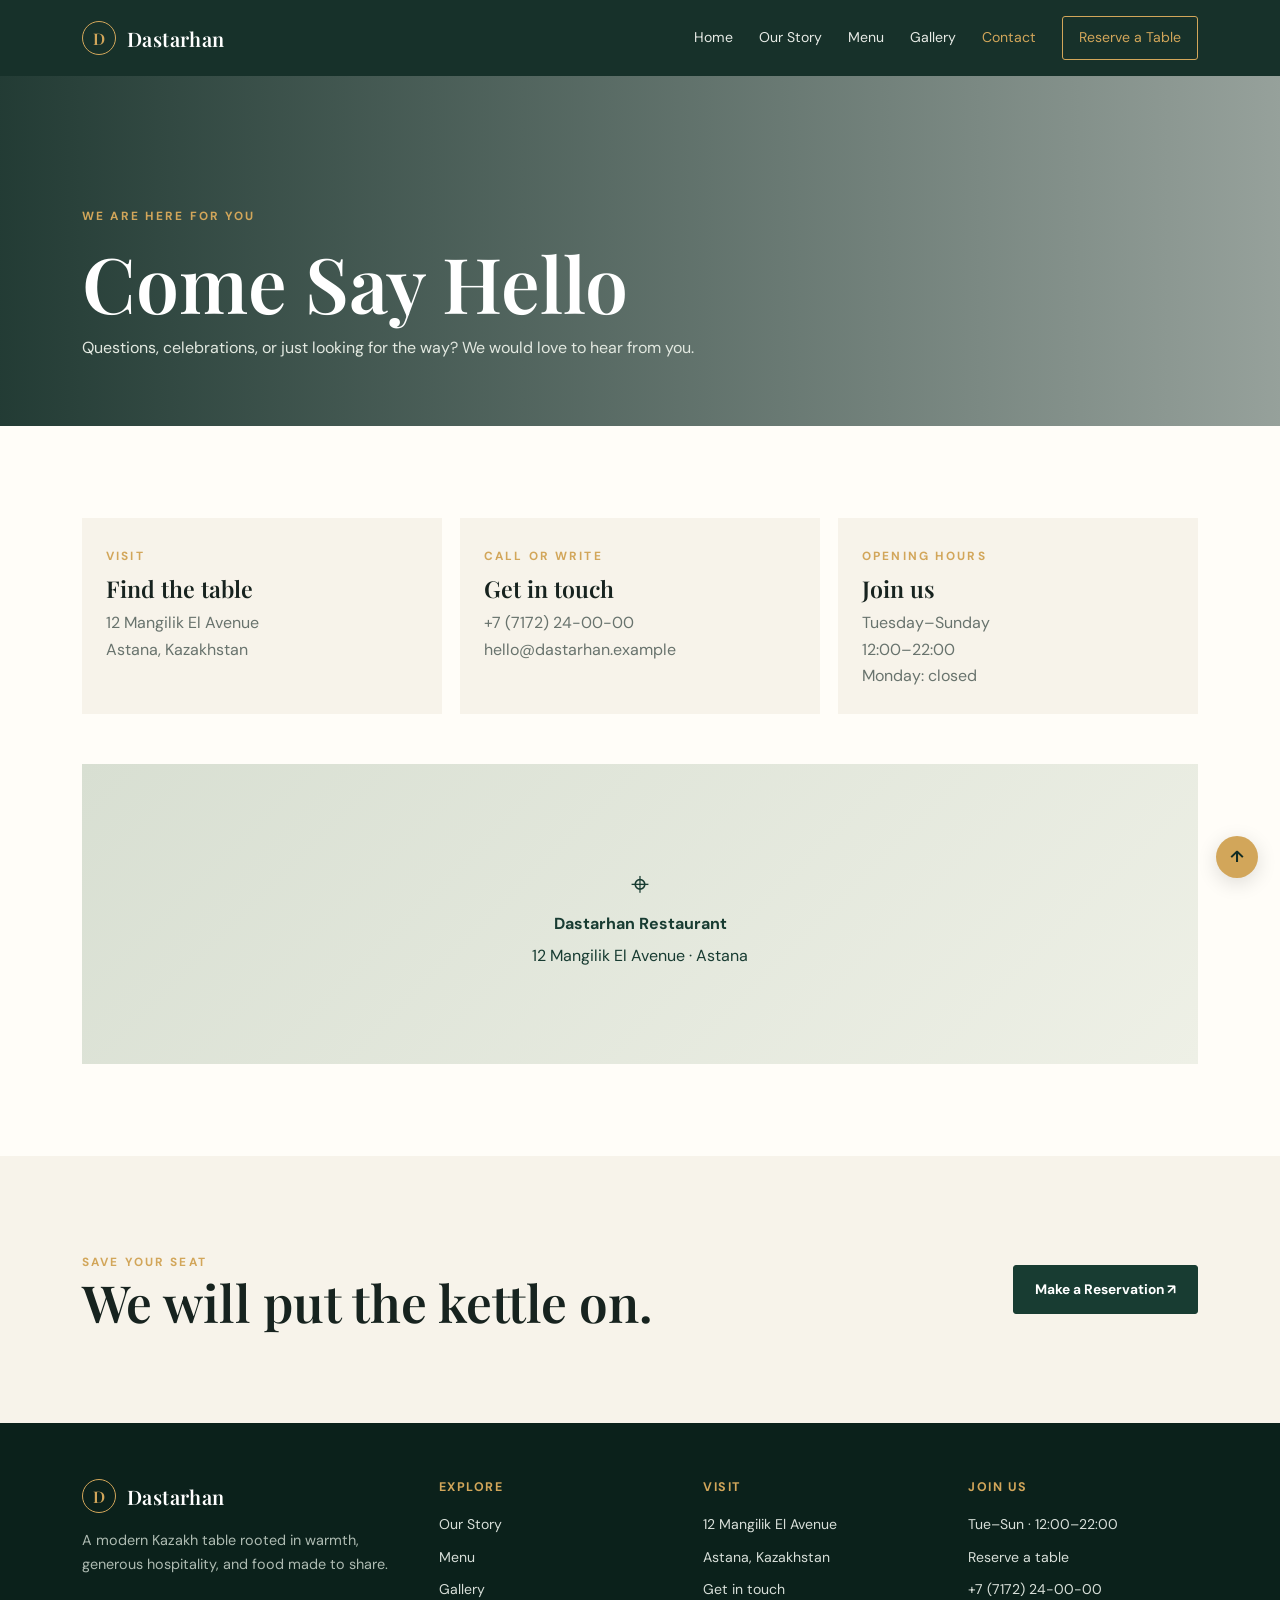
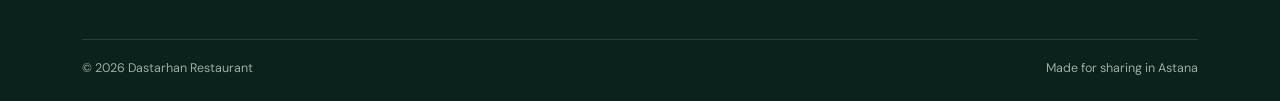
<file: contact.html>
<!doctype html><html lang="en"><head><meta charset="utf-8"><meta name="viewport" content="width=device-width, initial-scale=1"><meta name="description" content="Contact and visit Dastarhan Restaurant in Astana."><title>Contact | Dastarhan</title><link href="https://cdn.jsdelivr.net/npm/bootstrap@5.3.3/dist/css/bootstrap.min.css" rel="stylesheet"><link rel="stylesheet" href="styles.css"></head><body>
<nav class="navbar"><div class="container nav-inner"><a class="brand" href="index.html"><span class="brand-mark">D</span>Dastarhan</a><button class="navbar-toggler" type="button" aria-label="Toggle navigation" onclick="document.querySelector('.nav-links').classList.toggle('open')">Menu</button><div class="nav-links"><a href="index.html">Home</a><a href="about.html">Our Story</a><a href="menu.html">Menu</a><a href="gallery.html">Gallery</a><a class="active" href="contact.html">Contact</a><a class="nav-cta" href="reservation.html">Reserve a Table</a></div></div></nav>
<main><header class="page-hero"><div class="container"><span class="eyebrow">We are here for you</span><h1>Come Say Hello</h1><p>Questions, celebrations, or just looking for the way? We would love to hear from you.</p></div></header><section class="section"><div class="container"><div class="contact-cards"><article class="contact-card"><span class="eyebrow">Visit</span><h3 class="mt-2">Find the table</h3><p>12 Mangilik El Avenue<br>Astana, Kazakhstan</p></article><article class="contact-card"><span class="eyebrow">Call or write</span><h3 class="mt-2">Get in touch</h3><p><a href="tel:+77172240000">+7 (7172) 24-00-00</a><br><a href="mailto:hello@dastarhan.example">hello@dastarhan.example</a></p></article><article class="contact-card"><span class="eyebrow">Opening hours</span><h3 class="mt-2">Join us</h3><p>Tuesday–Sunday<br>12:00–22:00<br>Monday: closed</p></article></div><div class="map-panel"><div><div class="map-pin">⌖</div><strong>Dastarhan Restaurant</strong><p>12 Mangilik El Avenue · Astana</p></div></div></div></section><section class="section cream-bg"><div class="container split-cta"><div><span class="eyebrow">Save your seat</span><h2>We will put the kettle on.</h2></div><a class="btn btn-dark" href="reservation.html">Make a Reservation ↗</a></div></section></main>
<footer class="footer"><div class="container"><div class="footer-grid"><div><a class="brand" href="index.html"><span class="brand-mark">D</span>Dastarhan</a><p class="mt-3">A modern Kazakh table rooted in warmth, generous hospitality, and food made to share.</p></div><div><h3>Explore</h3><div class="footer-links"><a href="about.html">Our Story</a><a href="menu.html">Menu</a><a href="gallery.html">Gallery</a></div></div><div><h3>Visit</h3><div class="footer-links"><span>12 Mangilik El Avenue</span><span>Astana, Kazakhstan</span><a href="contact.html">Get in touch</a></div></div><div><h3>Join us</h3><div class="footer-links"><span>Tue–Sun · 12:00–22:00</span><a href="reservation.html">Reserve a table</a><a href="tel:+77172240000">+7 (7172) 24-00-00</a></div></div></div><div class="footer-bottom"><span>© 2026 Dastarhan Restaurant</span><span>Made for sharing in Astana</span></div></div></footer><a class="back-top" href="#top" aria-label="Back to top" onclick="window.scrollTo({top:0,behavior:'smooth'});return false">↑</a><script src="https://cdn.jsdelivr.net/npm/bootstrap@5.3.3/dist/js/bootstrap.bundle.min.js"></script></body></html>
</file>
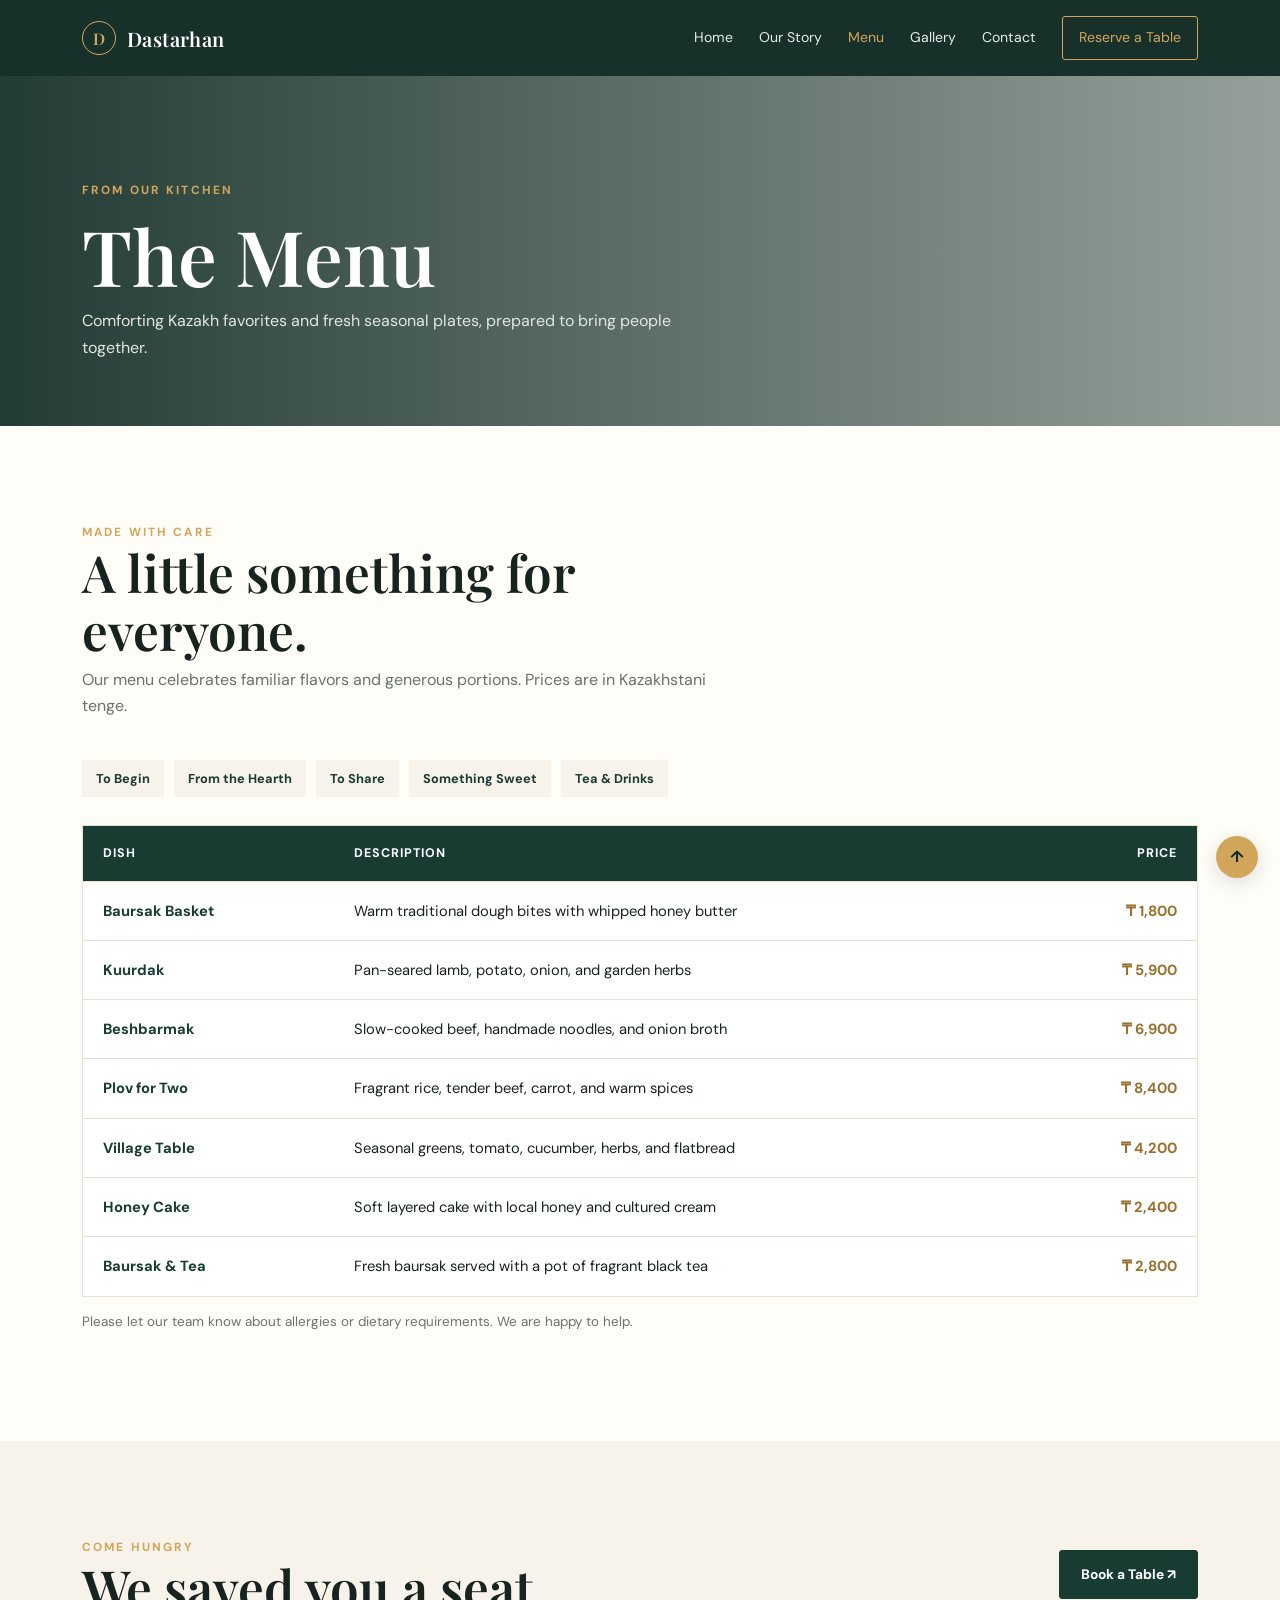
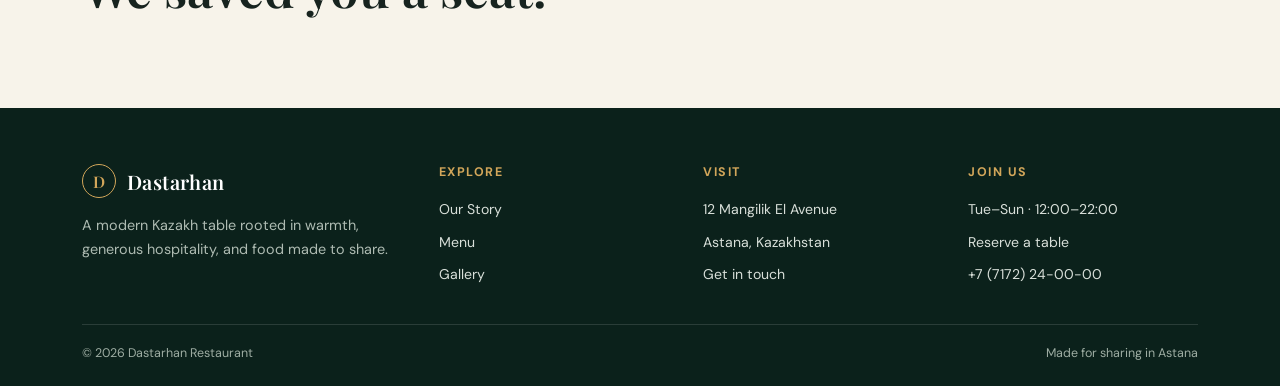
<file: menu.html>
<!doctype html><html lang="en"><head><meta charset="utf-8"><meta name="viewport" content="width=device-width, initial-scale=1"><meta name="description" content="Explore the Dastarhan restaurant menu."><title>Menu | Dastarhan</title><link href="https://cdn.jsdelivr.net/npm/bootstrap@5.3.3/dist/css/bootstrap.min.css" rel="stylesheet"><link rel="stylesheet" href="styles.css"></head><body>
<nav class="navbar"><div class="container nav-inner"><a class="brand" href="index.html"><span class="brand-mark">D</span>Dastarhan</a><button class="navbar-toggler" type="button" aria-label="Toggle navigation" onclick="document.querySelector('.nav-links').classList.toggle('open')">Menu</button><div class="nav-links"><a href="index.html">Home</a><a href="about.html">Our Story</a><a class="active" href="menu.html">Menu</a><a href="gallery.html">Gallery</a><a href="contact.html">Contact</a><a class="nav-cta" href="reservation.html">Reserve a Table</a></div></div></nav>
<main><header class="page-hero"><div class="container"><span class="eyebrow">From our kitchen</span><h1>The Menu</h1><p>Comforting Kazakh favorites and fresh seasonal plates, prepared to bring people together.</p></div></header><section class="section"><div class="container"><div class="section-heading"><span class="eyebrow">Made with care</span><h2>A little something for everyone.</h2><p>Our menu celebrates familiar flavors and generous portions. Prices are in Kazakhstani tenge.</p></div><div class="menu-tabs"><span>To Begin</span><span>From the Hearth</span><span>To Share</span><span>Something Sweet</span><span>Tea & Drinks</span></div><div class="table-wrap"><table class="menu-table"><thead><tr><th scope="col">Dish</th><th scope="col">Description</th><th scope="col" class="text-end">Price</th></tr></thead><tbody><tr><td>Baursak Basket</td><td>Warm traditional dough bites with whipped honey butter</td><td class="price">₸ 1,800</td></tr><tr><td>Kuurdak</td><td>Pan-seared lamb, potato, onion, and garden herbs</td><td class="price">₸ 5,900</td></tr><tr><td>Beshbarmak</td><td>Slow-cooked beef, handmade noodles, and onion broth</td><td class="price">₸ 6,900</td></tr><tr><td>Plov for Two</td><td>Fragrant rice, tender beef, carrot, and warm spices</td><td class="price">₸ 8,400</td></tr><tr><td>Village Table</td><td>Seasonal greens, tomato, cucumber, herbs, and flatbread</td><td class="price">₸ 4,200</td></tr><tr><td>Honey Cake</td><td>Soft layered cake with local honey and cultured cream</td><td class="price">₸ 2,400</td></tr><tr><td>Baursak & Tea</td><td>Fresh baursak served with a pot of fragrant black tea</td><td class="price">₸ 2,800</td></tr></tbody></table></div><p class="note">Please let our team know about allergies or dietary requirements. We are happy to help.</p></div></section><section class="section cream-bg"><div class="container split-cta"><div><span class="eyebrow">Come hungry</span><h2>We saved you a seat.</h2></div><a class="btn btn-dark" href="reservation.html">Book a Table ↗</a></div></section></main>
<footer class="footer"><div class="container"><div class="footer-grid"><div><a class="brand" href="index.html"><span class="brand-mark">D</span>Dastarhan</a><p class="mt-3">A modern Kazakh table rooted in warmth, generous hospitality, and food made to share.</p></div><div><h3>Explore</h3><div class="footer-links"><a href="about.html">Our Story</a><a href="menu.html">Menu</a><a href="gallery.html">Gallery</a></div></div><div><h3>Visit</h3><div class="footer-links"><span>12 Mangilik El Avenue</span><span>Astana, Kazakhstan</span><a href="contact.html">Get in touch</a></div></div><div><h3>Join us</h3><div class="footer-links"><span>Tue–Sun · 12:00–22:00</span><a href="reservation.html">Reserve a table</a><a href="tel:+77172240000">+7 (7172) 24-00-00</a></div></div></div><div class="footer-bottom"><span>© 2026 Dastarhan Restaurant</span><span>Made for sharing in Astana</span></div></div></footer><a class="back-top" href="#top" aria-label="Back to top" onclick="window.scrollTo({top:0,behavior:'smooth'});return false">↑</a><script src="https://cdn.jsdelivr.net/npm/bootstrap@5.3.3/dist/js/bootstrap.bundle.min.js"></script></body></html>
</file>
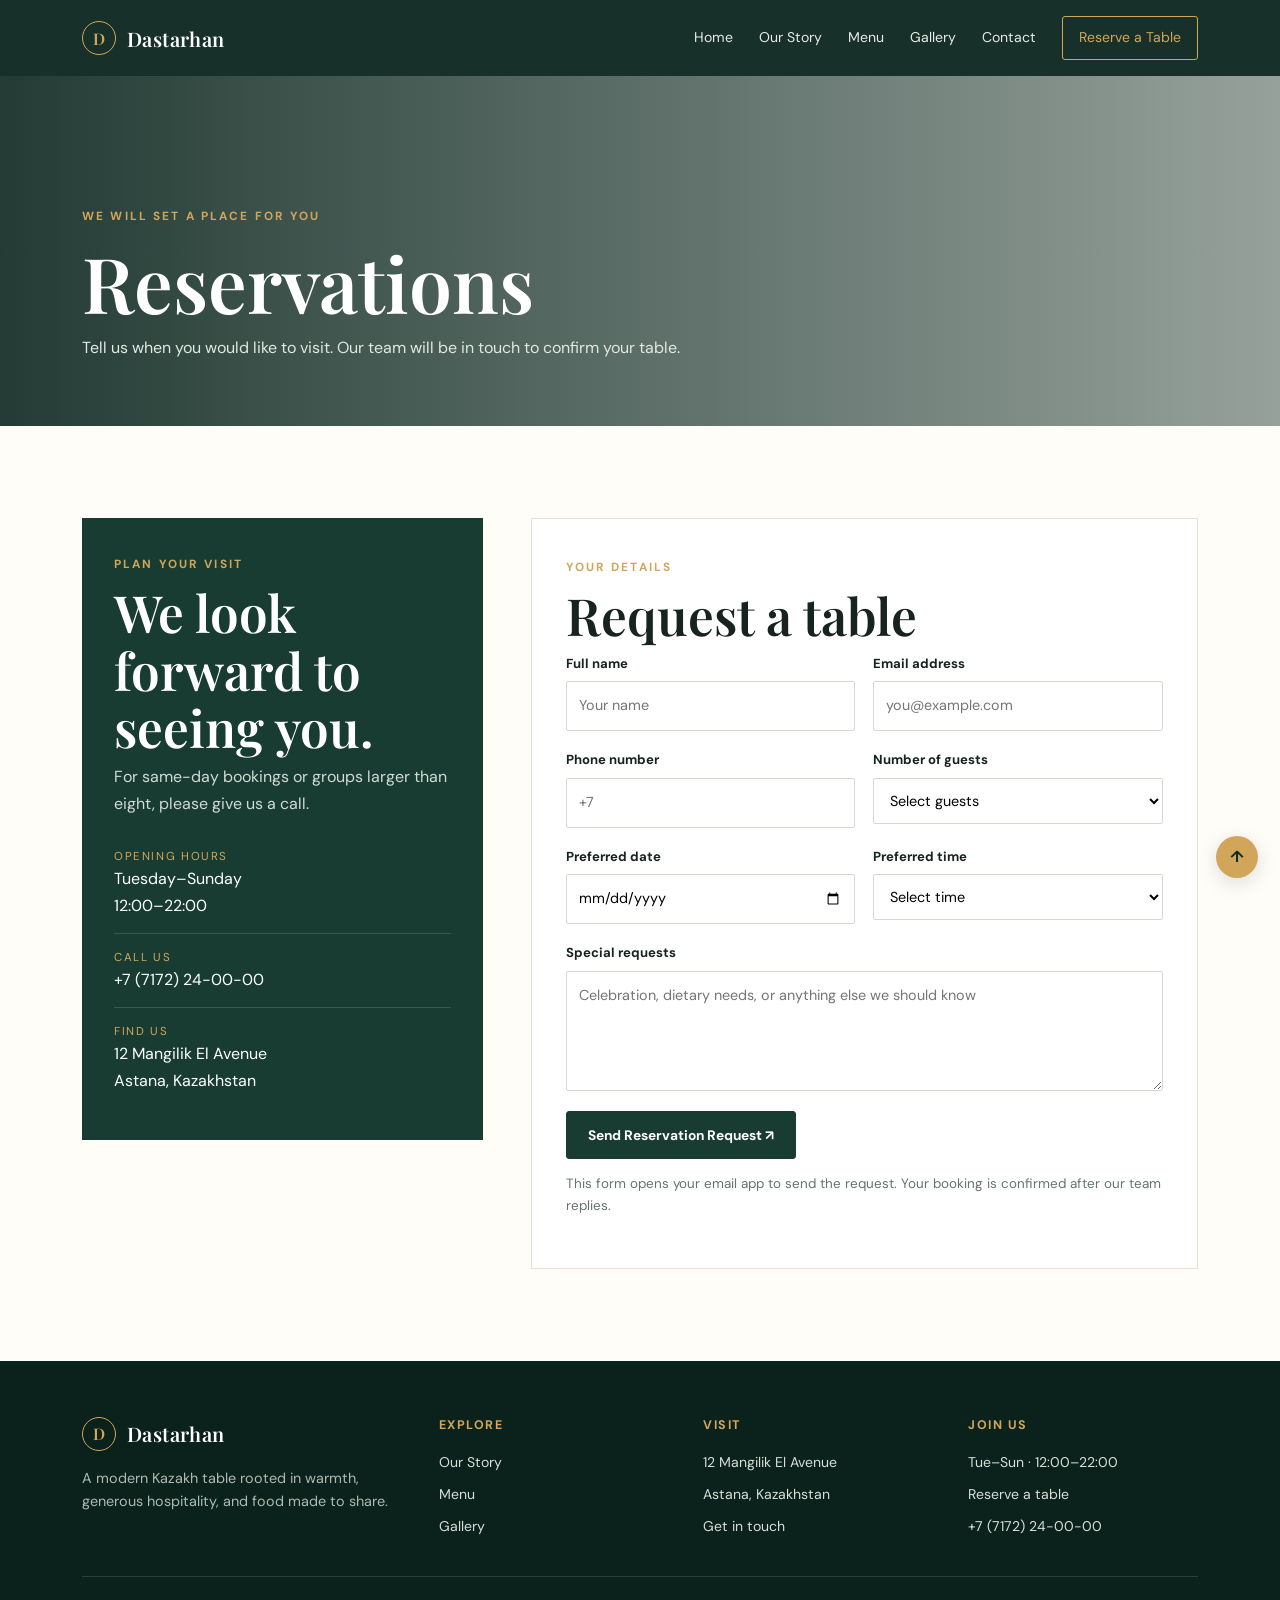
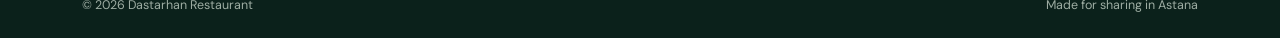
<file: reservation.html>
<!doctype html><html lang="en"><head><meta charset="utf-8"><meta name="viewport" content="width=device-width, initial-scale=1"><meta name="description" content="Request a table at Dastarhan Restaurant in Astana."><title>Reservations | Dastarhan</title><link href="https://cdn.jsdelivr.net/npm/bootstrap@5.3.3/dist/css/bootstrap.min.css" rel="stylesheet"><link rel="stylesheet" href="styles.css"></head><body>
<nav class="navbar"><div class="container nav-inner"><a class="brand" href="index.html"><span class="brand-mark">D</span>Dastarhan</a><button class="navbar-toggler" type="button" aria-label="Toggle navigation" onclick="document.querySelector('.nav-links').classList.toggle('open')">Menu</button><div class="nav-links"><a href="index.html">Home</a><a href="about.html">Our Story</a><a href="menu.html">Menu</a><a href="gallery.html">Gallery</a><a href="contact.html">Contact</a><a class="nav-cta active" href="reservation.html">Reserve a Table</a></div></div></nav>
<main><header class="page-hero"><div class="container"><span class="eyebrow">We will set a place for you</span><h1>Reservations</h1><p>Tell us when you would like to visit. Our team will be in touch to confirm your table.</p></div></header><section class="section"><div class="container form-layout"><aside class="info-panel"><span class="eyebrow">Plan your visit</span><h2 class="mt-2">We look forward to seeing you.</h2><p>For same-day bookings or groups larger than eight, please give us a call.</p><div class="info-item"><span class="info-label">Opening hours</span>Tuesday–Sunday<br>12:00–22:00</div><div class="info-item"><span class="info-label">Call us</span><a href="tel:+77172240000">+7 (7172) 24-00-00</a></div><div class="info-item"><span class="info-label">Find us</span>12 Mangilik El Avenue<br>Astana, Kazakhstan</div></aside><form class="form-card" action="mailto:hello@dastarhan.example" method="post" enctype="text/plain"><span class="eyebrow">Your details</span><h2 class="mt-2">Request a table</h2><div class="form-grid"><div class="field"><label for="name">Full name</label><input id="name" name="name" type="text" autocomplete="name" placeholder="Your name" required></div><div class="field"><label for="email">Email address</label><input id="email" name="email" type="email" autocomplete="email" placeholder="you@example.com" required></div><div class="field"><label for="phone">Phone number</label><input id="phone" name="phone" type="tel" autocomplete="tel" placeholder="+7" required></div><div class="field"><label for="guests">Number of guests</label><select id="guests" name="guests" required><option value="" disabled selected>Select guests</option><option>1 guest</option><option>2 guests</option><option>3 guests</option><option>4 guests</option><option>5–8 guests</option><option>More than 8</option></select></div><div class="field"><label for="date">Preferred date</label><input id="date" name="date" type="date" required></div><div class="field"><label for="time">Preferred time</label><select id="time" name="time" required><option value="" disabled selected>Select time</option><option>12:00</option><option>14:00</option><option>16:00</option><option>18:00</option><option>20:00</option><option>21:00</option></select></div><div class="field full"><label for="notes">Special requests</label><textarea id="notes" name="notes" placeholder="Celebration, dietary needs, or anything else we should know"></textarea></div></div><button class="btn btn-dark" type="submit">Send Reservation Request ↗</button><p class="note">This form opens your email app to send the request. Your booking is confirmed after our team replies.</p></form></div></section></main>
<footer class="footer"><div class="container"><div class="footer-grid"><div><a class="brand" href="index.html"><span class="brand-mark">D</span>Dastarhan</a><p class="mt-3">A modern Kazakh table rooted in warmth, generous hospitality, and food made to share.</p></div><div><h3>Explore</h3><div class="footer-links"><a href="about.html">Our Story</a><a href="menu.html">Menu</a><a href="gallery.html">Gallery</a></div></div><div><h3>Visit</h3><div class="footer-links"><span>12 Mangilik El Avenue</span><span>Astana, Kazakhstan</span><a href="contact.html">Get in touch</a></div></div><div><h3>Join us</h3><div class="footer-links"><span>Tue–Sun · 12:00–22:00</span><a href="reservation.html">Reserve a table</a><a href="tel:+77172240000">+7 (7172) 24-00-00</a></div></div></div><div class="footer-bottom"><span>© 2026 Dastarhan Restaurant</span><span>Made for sharing in Astana</span></div></div></footer><a class="back-top" href="#top" aria-label="Back to top" onclick="window.scrollTo({top:0,behavior:'smooth'});return false">↑</a><script src="https://cdn.jsdelivr.net/npm/bootstrap@5.3.3/dist/js/bootstrap.bundle.min.js"></script></body></html>
</file>
<file: styles.css>
@import url('https://fonts.googleapis.com/css2?family=DM+Sans:wght@400;500;600;700&family=Playfair+Display:wght@500;600;700&display=swap');

:root{--ink:#17231f;--forest:#183c32;--forest-deep:#102b24;--gold:#d2a65a;--cream:#f7f3ea;--paper:#fffdf8;--muted:#68736d;--line:#e7e0d3;--serif:'Playfair Display',Georgia,serif;--sans:'DM Sans',Arial,sans-serif}
*{box-sizing:border-box}html{scroll-behavior:smooth}body{margin:0;background:var(--paper);color:var(--ink);font:16px/1.65 var(--sans)}img{display:block;width:100%;object-fit:cover}a{color:inherit;text-decoration:none}h1,h2,h3,p{margin-top:0}h1,h2,h3{font-family:var(--serif);line-height:1.12;font-weight:600}h1{font-size:clamp(2.8rem,6vw,5.6rem)}h2{font-size:clamp(2rem,4vw,3.4rem)}h3{font-size:1.45rem}.container{width:min(1160px,calc(100% - 48px));margin-inline:auto}.eyebrow{color:var(--gold);font-size:.74rem;font-weight:700;letter-spacing:.18em;text-transform:uppercase}.section{padding:92px 0}.section-heading{max-width:650px;margin-bottom:40px}.section-heading p{color:var(--muted)}
.navbar{position:sticky;top:0;z-index:1000;background:rgba(16,43,36,.97);backdrop-filter:blur(12px);padding:0}.nav-inner{min-height:76px;display:flex;align-items:center;justify-content:space-between;gap:28px}.brand{display:flex;align-items:center;gap:11px;color:#fff;font:600 1.25rem var(--serif);letter-spacing:.02em}.brand-mark{width:34px;height:34px;border:1px solid var(--gold);color:var(--gold);display:grid;place-items:center;border-radius:50%;font:600 1rem var(--serif)}.nav-links{display:flex;align-items:center;gap:26px;color:#e7ebe6;font-size:.88rem}.nav-links a{transition:color .2s}.nav-links a:hover,.nav-links a.active{color:var(--gold)}.nav-cta{border:1px solid var(--gold);padding:9px 16px;border-radius:3px;color:var(--gold)!important}.navbar-toggler{display:none;color:#fff;background:transparent;border:1px solid #708179;border-radius:4px;padding:7px 11px}
.btn{display:inline-flex;align-items:center;justify-content:center;gap:9px;padding:13px 21px;border:1px solid var(--gold);border-radius:3px;background:var(--gold);color:var(--forest-deep);font-weight:700;font-size:.86rem;transition:.2s}.btn:hover{background:#e1bb77;border-color:#e1bb77;color:var(--forest-deep);transform:translateY(-2px)}.btn-outline{background:transparent;color:white}.btn-outline:hover{color:var(--forest-deep)}.btn-dark{background:var(--forest);border-color:var(--forest);color:white}.btn-dark:hover{background:var(--forest-deep);color:white}.hero{min-height:660px;display:flex;align-items:center;position:relative;isolation:isolate;color:#fff;background:#192e27 url('https://images.unsplash.com/photo-1547592180-85f173990554?auto=format&fit=crop&w=2000&q=85') center 54%/cover}.hero:before{content:'';position:absolute;inset:0;z-index:-1;background:linear-gradient(90deg,rgba(10,27,22,.88),rgba(10,27,22,.54) 55%,rgba(10,27,22,.1))}.hero-copy{max-width:720px;padding:90px 0}.hero h1{margin:16px 0 20px}.hero p{max-width:520px;color:#e5e7df;font-size:1.08rem;margin-bottom:28px}.hero-actions{display:flex;flex-wrap:wrap;gap:12px}.hero-note{position:absolute;right:5%;bottom:34px;color:#fff;font-size:.75rem;letter-spacing:.16em;text-transform:uppercase;writing-mode:vertical-rl}.hero-note:before{content:'';display:inline-block;height:38px;border-left:1px solid var(--gold);margin-bottom:12px}
.intro-grid{display:grid;grid-template-columns:1fr 1fr;align-items:center;gap:70px}.intro-image{height:490px;position:relative}.intro-image img{height:100%;border-radius:3px}.image-tag{position:absolute;right:-18px;bottom:25px;background:var(--gold);padding:18px 22px;font:600 1.1rem var(--serif)}.intro-copy p{color:var(--muted)}.features{display:grid;grid-template-columns:repeat(3,1fr);gap:22px}.feature-card{background:var(--cream);padding:30px;border-top:2px solid var(--gold)}.feature-icon{font-size:1.5rem;color:var(--gold);margin-bottom:15px}.feature-card p{color:var(--muted);font-size:.94rem;margin-bottom:0}.dish-grid{display:grid;grid-template-columns:repeat(3,1fr);gap:24px}.dish-card{background:white;box-shadow:0 10px 35px #18251d0d}.dish-card img{height:230px}.dish-body{padding:22px}.dish-body p{font-size:.9rem;color:var(--muted);margin-bottom:8px}.dish-meta{display:flex;justify-content:space-between;align-items:center;color:var(--forest);font-weight:700}.price{color:#98702d}.cream-bg{background:var(--cream)}.dark-band{background:var(--forest-deep);color:white}.dark-band .section-heading p{color:#c6cec7}.quote{font:italic 1.55rem/1.5 var(--serif);max-width:760px;margin:0 auto;text-align:center}.quote-by{text-align:center;color:var(--gold);font-size:.76rem;letter-spacing:.15em;text-transform:uppercase;margin-top:20px}.split-cta{display:flex;justify-content:space-between;align-items:center;gap:28px}.split-cta h2{max-width:650px;margin-bottom:0}
.page-hero{min-height:350px;display:flex;align-items:end;padding:65px 0;color:white;background:linear-gradient(90deg,#102b24eb,#102b2470),url('https://images.unsplash.com/photo-1517248135467-4c7edcad34c4?auto=format&fit=crop&w=1800&q=80') center/cover}.page-hero h1{margin:10px 0}.page-hero p{color:#e2e8e0;max-width:620px;margin:0}.story-grid{display:grid;grid-template-columns:1fr 1fr;gap:54px;align-items:center}.story-grid img{height:470px}.story-copy p{color:var(--muted)}.check-list{list-style:none;padding:0;margin:24px 0}.check-list li{padding:8px 0 8px 27px;position:relative}.check-list li:before{content:'✦';position:absolute;left:0;color:#b48940}.menu-tabs{display:flex;gap:10px;flex-wrap:wrap;margin-bottom:28px}.menu-tabs span{padding:8px 14px;background:var(--cream);font-size:.8rem;color:var(--forest);font-weight:700}.table-wrap{overflow-x:auto;background:white;border:1px solid var(--line)}.menu-table{width:100%;border-collapse:collapse;min-width:650px}.menu-table th,.menu-table td{text-align:left;padding:17px 20px;border-bottom:1px solid var(--line)}.menu-table th{background:var(--forest);color:white;font-size:.78rem;letter-spacing:.08em;text-transform:uppercase}.menu-table td{font-size:.92rem}.menu-table td:first-child{font-weight:700;color:var(--forest)}.menu-table tr:last-child td{border-bottom:0}.menu-table .price{text-align:right;font-weight:700;white-space:nowrap}.note{font-size:.84rem;color:var(--muted);margin-top:14px}.gallery-grid{display:grid;grid-template-columns:repeat(4,1fr);grid-auto-rows:220px;gap:14px}.gallery-grid figure{margin:0;position:relative;overflow:hidden}.gallery-grid figure:first-child{grid-column:span 2;grid-row:span 2}.gallery-grid img{height:100%;transition:transform .4s}.gallery-grid figure:hover img{transform:scale(1.05)}.gallery-grid figcaption{position:absolute;bottom:0;left:0;right:0;padding:32px 16px 14px;color:white;font-weight:600;background:linear-gradient(transparent,#102b24c9)}
.form-layout{display:grid;grid-template-columns:.75fr 1.25fr;gap:48px;align-items:start}.info-panel{background:var(--forest);color:white;padding:32px}.info-panel p{color:#d2dbd3}.info-item{padding:14px 0;border-bottom:1px solid #ffffff25}.info-item:last-child{border:0}.info-label{display:block;color:var(--gold);font-size:.72rem;letter-spacing:.14em;text-transform:uppercase}.form-card{background:white;border:1px solid var(--line);padding:34px}.form-grid{display:grid;grid-template-columns:1fr 1fr;gap:18px}.field{display:flex;flex-direction:column;gap:7px}.field.full{grid-column:1/-1}.field label{font-weight:700;font-size:.82rem}.field input,.field select,.field textarea{width:100%;padding:12px;border:1px solid #d9d7cf;border-radius:2px;background:#fff;font:inherit;font-size:.9rem}.field textarea{min-height:120px;resize:vertical}.field input:focus,.field select:focus,.field textarea:focus{outline:2px solid #d2a65a80;border-color:var(--gold)}.form-card .btn{margin-top:20px}.contact-cards{display:grid;grid-template-columns:repeat(3,1fr);gap:18px;margin-bottom:50px}.contact-card{padding:24px;background:var(--cream)}.contact-card p{color:var(--muted);margin-bottom:0}.map-panel{height:300px;background:linear-gradient(135deg,#d8dfd2,#eef0e6);display:grid;place-items:center;color:var(--forest);text-align:center}.map-pin{font-size:2rem}.map-panel p{margin:6px 0 0}
.footer{background:#0b211b;color:#d8dfd9;padding:56px 0 22px}.footer-grid{display:grid;grid-template-columns:1.4fr 1fr 1fr 1fr;gap:35px;padding-bottom:38px}.footer p{color:#aebbb2;font-size:.9rem;max-width:310px}.footer h3{font:700 .78rem var(--sans);letter-spacing:.12em;text-transform:uppercase;color:var(--gold);margin-bottom:18px}.footer-links{display:grid;gap:9px;font-size:.88rem;color:#d8dfd9}.footer-links a:hover{color:var(--gold)}.footer-bottom{border-top:1px solid #ffffff20;padding-top:18px;display:flex;justify-content:space-between;gap:18px;color:#9eada3;font-size:.78rem}.back-top{position:fixed;right:22px;bottom:22px;z-index:900;width:42px;height:42px;border-radius:50%;display:grid;place-items:center;background:var(--gold);color:var(--forest-deep);box-shadow:0 5px 20px #0002;font-weight:700}
@media(max-width:991px){.nav-inner{flex-wrap:wrap;padding:15px 0}.navbar-toggler{display:block}.nav-links{display:none;flex-basis:100%;flex-direction:column;align-items:stretch;gap:0;padding-bottom:10px}.nav-links.open{display:flex}.nav-links a{padding:10px 4px}.nav-cta{border:0;padding-left:4px}.hero{min-height:590px}.intro-grid,.story-grid{gap:36px}.gallery-grid{grid-template-columns:repeat(3,1fr)}.footer-grid{grid-template-columns:repeat(2,1fr)}}
@media(max-width:767px){.container{width:min(100% - 34px,600px)}.section{padding:64px 0}.hero{min-height:570px;background-position:60% center}.hero-copy{padding:75px 0}.hero-note{display:none}.intro-grid,.story-grid,.form-layout{grid-template-columns:1fr}.intro-image{height:370px;order:2}.image-tag{right:0}.features,.dish-grid,.contact-cards{grid-template-columns:1fr}.dish-card img{height:260px}.split-cta{align-items:flex-start;flex-direction:column}.page-hero{min-height:300px}.story-grid img{height:350px}.gallery-grid{grid-template-columns:repeat(2,1fr);grid-auto-rows:170px;gap:9px}.gallery-grid figure:first-child{grid-row:span 2}.form-card{padding:23px}.form-grid{grid-template-columns:1fr}.field.full{grid-column:auto}.footer-grid{grid-template-columns:1fr 1fr;gap:28px}.footer-grid>div:first-child{grid-column:1/-1}.footer-bottom{flex-direction:column}.map-panel{height:230px}}
@media(max-width:420px){.brand{font-size:1.1rem}.hero h1{font-size:2.7rem}.footer-grid{grid-template-columns:1fr}.footer-grid>div:first-child{grid-column:auto}.gallery-grid{grid-auto-rows:140px}.intro-image{height:300px}}
</file>
